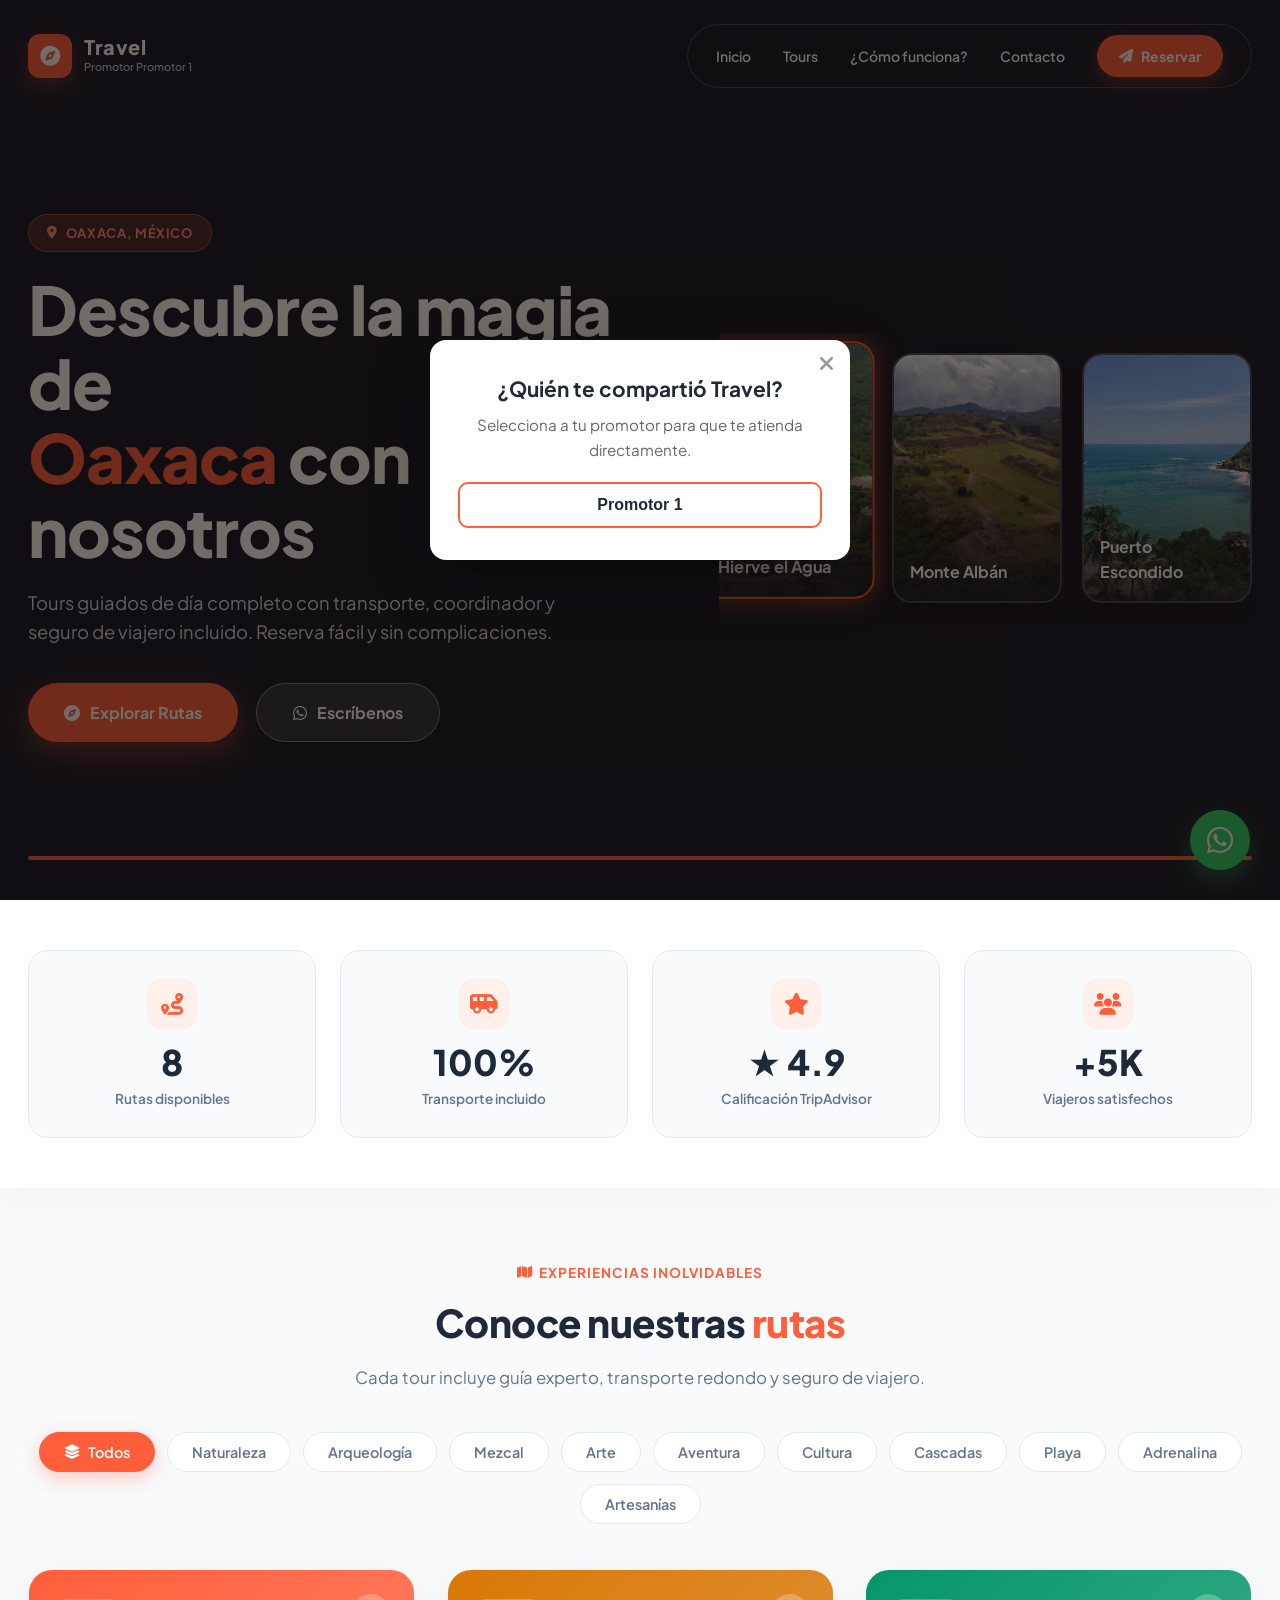
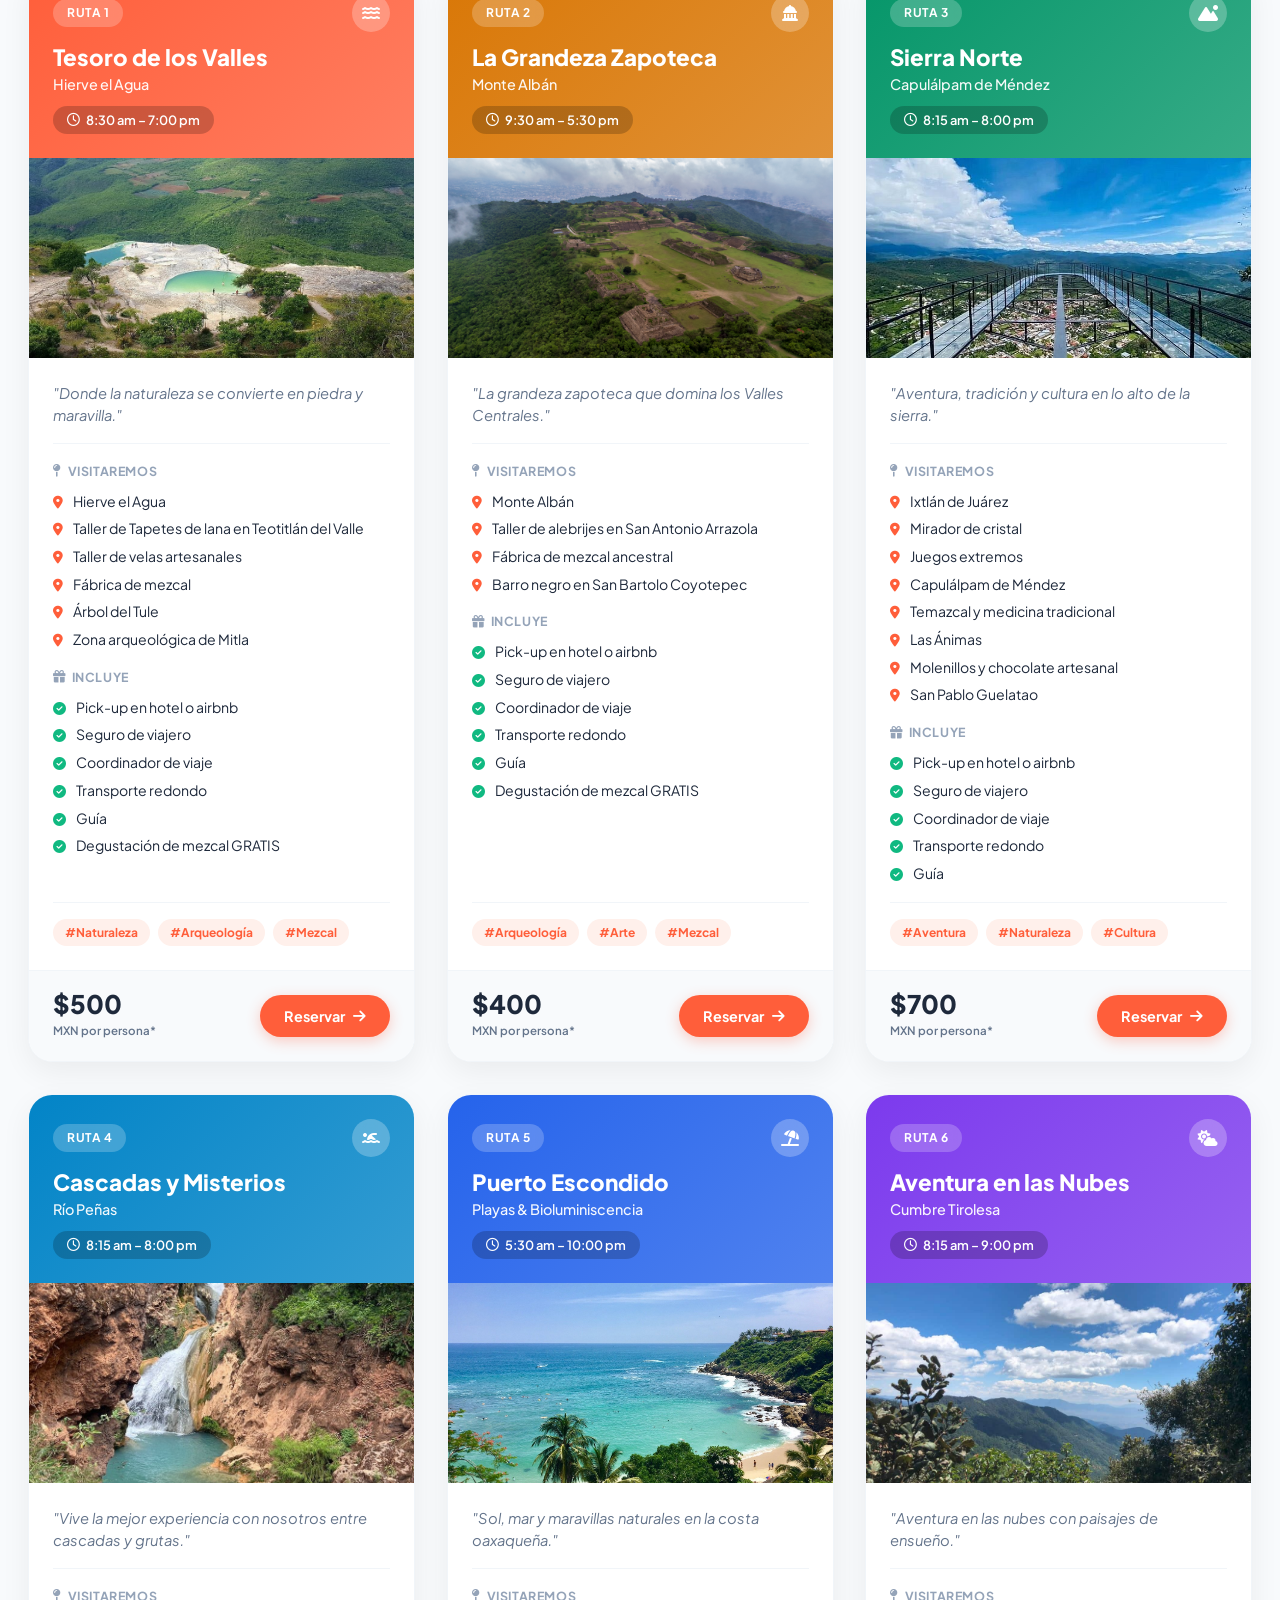
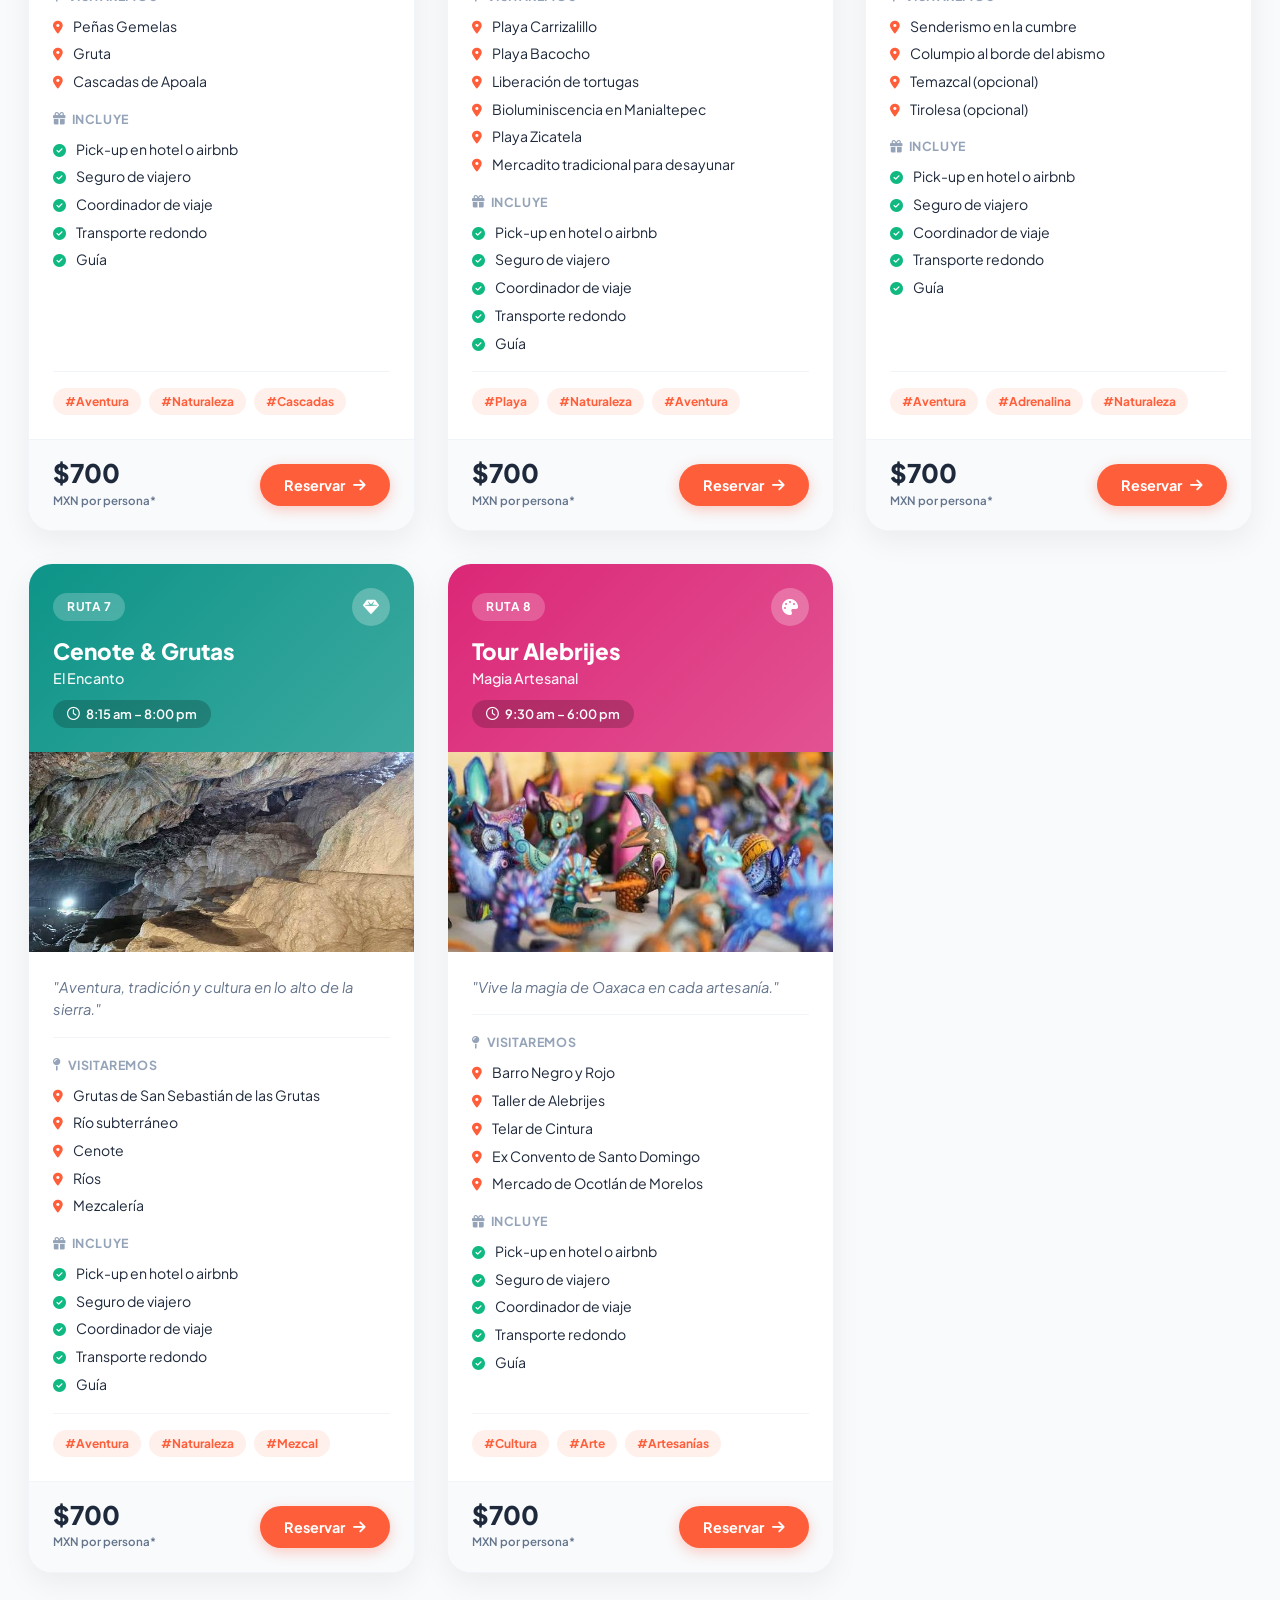
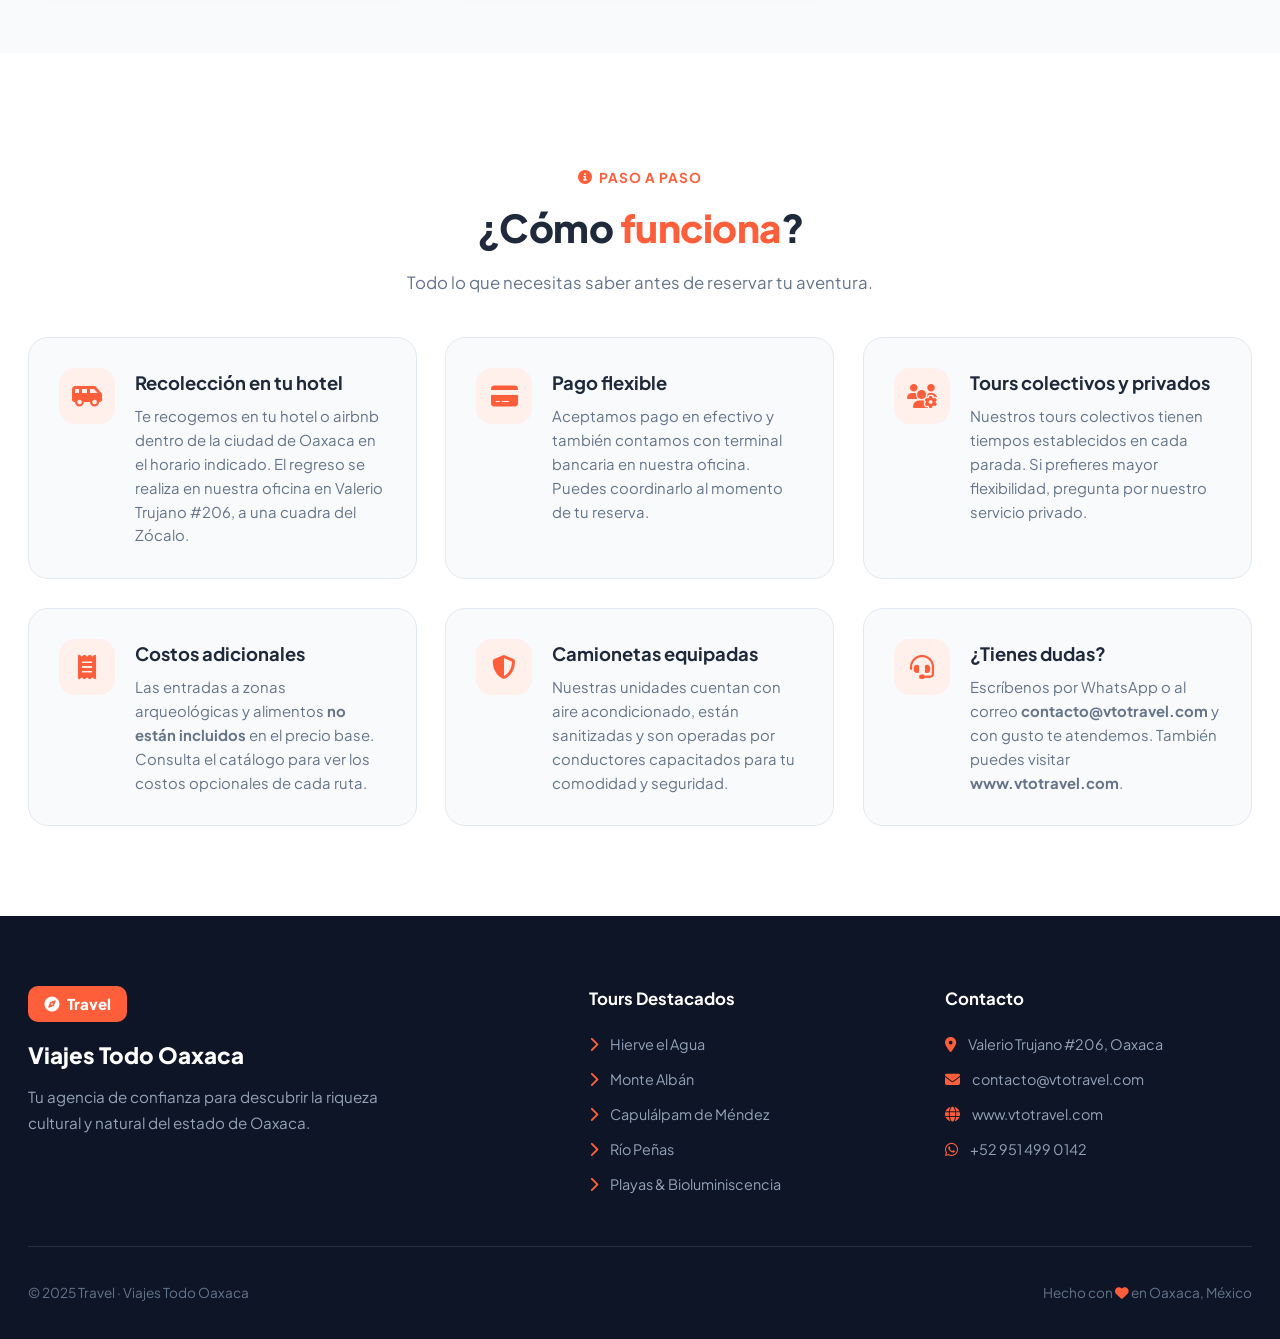
<file: index.html>
<!doctype html>
<html lang="es">
  <head>
    <meta charset="UTF-8" />
    <meta name="viewport" content="width=device-width, initial-scale=1.0" />
    <title>Travel — Viajes Todo Oaxaca</title>
    <meta
      name="description"
      id="meta-descripcion"
      content="Tours de día completo por Oaxaca con guía, transporte y seguro incluido. Hierve el Agua, Monte Albán, Sierra Norte, Puerto Escondido y más."
    />
    <!-- Font Awesome CDN para íconos vectoriales -->
    <link
      rel="stylesheet"
      href="https://cdnjs.cloudflare.com/ajax/libs/font-awesome/6.4.0/css/all.min.css"
    />
    <link rel="stylesheet" href="css/estilos.css" />
    <link rel="stylesheet" href="css/selector-promotor.css" />
    <link rel="stylesheet" href="css/tour-cards-foto.css" />
  </head>
  <body>
    <!-- ═══════════════════════════════════════════
       NAVBAR
  ═══════════════════════════════════════════ -->
    <nav class="navbar" role="navigation" aria-label="Navegación principal">
      <div class="navbar__inner">
        <a href="#inicio" class="navbar__logo" aria-label="VTO Travel inicio">
          <div class="navbar__logo-badge"><i class="fa-solid fa-compass"></i></div>
          <div class="navbar__logo-text">
            <span class="brand-title">Travel</span>
            <span class="navbar__logo-subtext" id="promotor-nombre">Promotor 1</span>
          </div>
        </a>

        <ul class="navbar__links" role="list">
          <li><a href="#inicio">Inicio</a></li>
          <li><a href="#tours">Tours</a></li>
          <li><a href="#info">¿Cómo funciona?</a></li>
          <li><a href="#contacto">Contacto</a></li>
          <li><a href="#tours" class="btn-nav-reservar"><i class="fa-solid fa-paper-plane"></i> Reservar</a></li>
        </ul>
      </div>
    </nav>

    <!-- ═══════════════════════════════════════════
       HERO (Inspirado en diseño con Carrusel Naranja Automático)
  ═══════════════════════════════════════════ -->
    <section class="hero-carousel-section" id="inicio" aria-label="Bienvenida">
      <div class="hero__bg-slider">
        <div class="hero__bg-slide active" style="background-image: url('https://images.unsplash.com/photo-1507525428034-b723cf961d3e?auto=format&fit=crop&w=1920&q=80')"></div>
        <div class="hero__bg-slide" style="background-image: url('images/tours/tour-1.jpg')"></div>
        <div class="hero__bg-slide" style="background-image: url('images/tours/tour-2.jpg')"></div>
        <div class="hero__bg-slide" style="background-image: url('images/tours/tour-5.jpg')"></div>
      </div>
      <div class="hero__overlay"></div>

      <div class="hero__inner">
        <div class="hero__content">
          <span class="hero__badge"><i class="fa-solid fa-location-dot"></i> Oaxaca, México</span>
          <h1 class="hero__title">
            Descubre la magia de<br />
            <span class="highlight">Oaxaca</span> con nosotros
          </h1>
          <p class="hero__subtitle">
            Tours guiados de día completo con transporte, coordinador y seguro de
            viajero incluido. Reserva fácil y sin complicaciones.
          </p>
          <div class="hero__actions">
            <a href="#tours" class="hero__btn">
              <i class="fa-solid fa-compass"></i> Explorar Rutas
            </a>
            <a
              href="https://wa.me/529514990142"
              target="_blank"
              rel="noopener"
              class="hero__btn hero__btn--outline"
            >
              <i class="fa-brands fa-whatsapp"></i> Escríbenos
            </a>
          </div>
        </div>

        <!-- Carrusel lateral de destacadas -->
        <div class="hero__cards-wrapper">
          <div class="hero__cards-container" id="hero-carousel-cards">
            <!-- Se dinamiza o precarga por JS -->
            <div class="hero-mini-card active" onclick="seleccionarSlideHero(0)">
              <div class="hero-mini-card__img" style="background-image: url('images/tours/tour-1.jpg')"></div>
              <div class="hero-mini-card__overlay"></div>
              <div class="hero-mini-card__title">Hierve el Agua</div>
            </div>
            <div class="hero-mini-card" onclick="seleccionarSlideHero(1)">
              <div class="hero-mini-card__img" style="background-image: url('images/tours/tour-2.jpg')"></div>
              <div class="hero-mini-card__overlay"></div>
              <div class="hero-mini-card__title">Monte Albán</div>
            </div>
            <div class="hero-mini-card" onclick="seleccionarSlideHero(2)">
              <div class="hero-mini-card__img" style="background-image: url('images/tours/tour-5.jpg')"></div>
              <div class="hero-mini-card__overlay"></div>
              <div class="hero-mini-card__title">Puerto Escondido</div>
            </div>
          </div>
        </div>
      </div>

      <!-- Barra de controles inferior del Hero estilo plantilla -->
      <div class="hero__controls-bar">
        <div class="hero__progress-bar">
          <div class="hero__progress-fill" id="hero-progress-fill"></div>
        </div>
      </div>
    </section>

    <!-- ═══════════════════════════════════════════
       ESTADÍSTICAS
  ═══════════════════════════════════════════ -->
    <section class="stats-section reveal" aria-label="Estadísticas">
      <div class="stats-section__inner">
        <div class="stats-grid">
          <div class="stat-card">
            <div class="stat-card__icon"><i class="fa-solid fa-route"></i></div>
            <div class="stat-number" data-stat="0">8</div>
            <div class="stat-label" data-stat-label="0">Rutas disponibles</div>
          </div>
          <div class="stat-card">
            <div class="stat-card__icon"><i class="fa-solid fa-van-shuttle"></i></div>
            <div class="stat-number" data-stat="1">100%</div>
            <div class="stat-label" data-stat-label="1">Transporte incluido</div>
          </div>
          <div class="stat-card">
            <div class="stat-card__icon"><i class="fa-solid fa-star"></i></div>
            <div class="stat-number" data-stat="2">★ 4.9</div>
            <div class="stat-label" data-stat-label="2">Calificación TripAdvisor</div>
          </div>
          <div class="stat-card">
            <div class="stat-card__icon"><i class="fa-solid fa-users"></i></div>
            <div class="stat-number" data-stat="3">+5K</div>
            <div class="stat-label" data-stat-label="3">Viajeros satisfechos</div>
          </div>
        </div>
      </div>
    </section>

    <!-- ═══════════════════════════════════════════
       TOURS
  ═══════════════════════════════════════════ -->
    <section class="tours-section" id="tours" aria-label="Catálogo de tours">
      <div class="section-header reveal">
        <span class="section-subtitle"><i class="fa-solid fa-map"></i> Experiencias Inolvidables</span>
        <h2>Conoce nuestras <span class="highlight-text">rutas</span></h2>
        <p>
          Cada tour incluye guía experto, transporte redondo y seguro de
          viajero.
        </p>
      </div>

      <div
        class="tours-filtros reveal"
        id="filtros-container"
        role="group"
        aria-label="Filtrar por categoría"
      >
        <!-- Se genera desde tours-render.js -->
      </div>

      <div
        class="tours-grid reveal"
        id="tours-grid"
        role="list"
        aria-label="Lista de tours"
      >
        <!-- Se genera desde tours-render.js -->
      </div>
    </section>

    <!-- ═══════════════════════════════════════════
       INFORMACIÓN IMPORTANTE (CÓMO FUNCIONA)
  ═══════════════════════════════════════════ -->
    <section class="info-section" id="info" aria-label="Información importante">
      <div class="info-section__inner">
        <div class="section-header reveal">
          <span class="section-subtitle"><i class="fa-solid fa-circle-info"></i> Paso a Paso</span>
          <h2>¿Cómo <span class="highlight-text">funciona</span>?</h2>
          <p>Todo lo que necesitas saber antes de reservar tu aventura.</p>
        </div>

        <div class="info-grid">
          <div class="info-card reveal">
            <div class="info-card__icon-wrapper">
              <i class="fa-solid fa-van-shuttle"></i>
            </div>
            <div class="info-card__content">
              <h3>Recolección en tu hotel</h3>
              <p>
                Te recogemos en tu hotel o airbnb dentro de la ciudad de Oaxaca en
                el horario indicado. El regreso se realiza en nuestra oficina en
                <span data-oficina-larga
                  >Valerio Trujano #206, a una cuadra del Zócalo</span
                >.
              </p>
            </div>
          </div>

          <div class="info-card reveal">
            <div class="info-card__icon-wrapper">
              <i class="fa-solid fa-credit-card"></i>
            </div>
            <div class="info-card__content">
              <h3>Pago flexible</h3>
              <p>
                Aceptamos pago en efectivo y también contamos con terminal
                bancaria en nuestra oficina. Puedes coordinarlo al momento de tu
                reserva.
              </p>
            </div>
          </div>

          <div class="info-card reveal">
            <div class="info-card__icon-wrapper">
              <i class="fa-solid fa-users-gear"></i>
            </div>
            <div class="info-card__content">
              <h3>Tours colectivos y privados</h3>
              <p>
                Nuestros tours colectivos tienen tiempos establecidos en cada
                parada. Si prefieres mayor flexibilidad, pregunta por nuestro
                servicio privado.
              </p>
            </div>
          </div>

          <div class="info-card reveal">
            <div class="info-card__icon-wrapper">
              <i class="fa-solid fa-receipt"></i>
            </div>
            <div class="info-card__content">
              <h3>Costos adicionales</h3>
              <p>
                Las entradas a zonas arqueológicas y alimentos
                <strong>no están incluidos</strong>
                en el precio base. Consulta el catálogo para ver los costos
                opcionales de cada ruta.
              </p>
            </div>
          </div>

          <div class="info-card reveal">
            <div class="info-card__icon-wrapper">
              <i class="fa-solid fa-shield-halved"></i>
            </div>
            <div class="info-card__content">
              <h3>Camionetas equipadas</h3>
              <p>
                Nuestras unidades cuentan con aire acondicionado, están
                sanitizadas y son operadas por conductores capacitados para tu
                comodidad y seguridad.
              </p>
            </div>
          </div>

          <div class="info-card reveal">
            <div class="info-card__icon-wrapper">
              <i class="fa-solid fa-headset"></i>
            </div>
            <div class="info-card__content">
              <h3>¿Tienes dudas?</h3>
              <p>
                Escríbenos por WhatsApp o al correo
                <strong data-email>contacto@travel.com</strong> y con gusto te
                atendemos. También puedes visitar
                <strong data-sitio-web>www.travel.com</strong>.
              </p>
            </div>
          </div>
        </div>
      </div>
    </section>

    <!-- ═══════════════════════════════════════════
       FOOTER
  ═══════════════════════════════════════════ -->
    <footer id="contacto" aria-label="Pie de página">
      <div class="footer__inner">
        <div class="footer__top">
          <div class="footer__brand">
            <div class="footer__logo-badge"><i class="fa-solid fa-compass"></i>Travel</div>
            <h3>Viajes Todo Oaxaca</h3>
            <p>
              Tu agencia de confianza para descubrir la riqueza cultural y natural del estado de Oaxaca.
            </p>
          </div>

          <div class="footer__col">
            <h4>Tours Destacados</h4>
            <ul id="footer-tours-lista">
              <!-- Se genera desde main.js -->
            </ul>
          </div>

          <div class="footer__col">
            <h4>Contacto</h4>
            <ul class="footer-contacto-list">
              <li>
                <i class="fa-solid fa-location-dot"></i>
                <span data-oficina-corta>Valerio Trujano #206, Oaxaca</span>
              </li>
              <li>
                <i class="fa-solid fa-envelope"></i>
                <a href="mailto:contacto@vtotravel.com" data-email>contacto@travel.com</a>
              </li>
              <li>
                <i class="fa-solid fa-globe"></i>
                <a href="https://www.vtotravel.com" target="_blank" rel="noopener" data-sitio-web>www.travel.com</a>
              </li>
              <li>
                <i class="fa-brands fa-whatsapp"></i>
                <a href="https://wa.me/529514990142" target="_blank" rel="noopener">+52 951 499 0142</a>
              </li>
            </ul>
          </div>
        </div>

        <div class="footer__bottom">
          <span id="footer-anio-marca">© 2025 Travel · Viajes Todo Oaxaca</span>
          <span>Hecho con <i class="fa-solid fa-heart" style="color: #ff5e3a;"></i> en Oaxaca, México</span>
        </div>
      </div>
    </footer>

    <!-- ═══════════════════════════════════════════
       SELECTOR DE PROMOTOR
  ═══════════════════════════════════════════ -->
    <div id="selector-promotor-overlay" class="selector-promotor-overlay"></div>

    <!-- ═══════════════════════════════════════════
       MODAL DE RESERVA
  ═══════════════════════════════════════════ -->
    <div id="modal-reserva-container"></div>

    <!-- ═══════════════════════════════════════════
       BOTÓN FLOTANTE WHATSAPP
  ═══════════════════════════════════════════ -->
    <a
      href="https://wa.me/529514990142"
      class="whatsapp-fab"
      target="_blank"
      rel="noopener"
      aria-label="Contáctanos por WhatsApp"
    >
      <i class="fa-brands fa-whatsapp"></i>
    </a>

    <!-- ═══════════════════════════════════════════
       SCRIPTS
  ═══════════════════════════════════════════ -->
    <script src="js/constants.js"></script>
    <script src="js/promotores-data.js"></script>
    <script src="js/tours-data.js"></script>
    <script src="js/tours-render.js"></script>
    <script src="js/modal-selector-promotor.js"></script>
    <script src="js/modal-reserva.js"></script>
    <script src="js/formulario.js"></script>
    <script src="js/main.js"></script>
  </body>
</html>
</file>
<file: css/estilos.css>
@import url('https://fonts.googleapis.com/css2?family=Plus+Jakarta+Sans:wght@400;500;600;700;800&display=swap');

:root {
  --primary-orange: #ff5e3a;
  --primary-orange-hover: #e04a27;
  --primary-orange-light: #fff0eb;
  --accent-gold: #f59e0b;
  --dark-navy: #0d1527;
  --card-bg: #ffffff;
  --text-dark: #1e293b;
  --text-gray: #64748b;
  --text-light: #94a3b8;
  --bg-light: #f8fafc;
  --white: #ffffff;
  --card-shadow: 0 10px 30px rgba(0, 0, 0, 0.06);
  --card-shadow-hover: 0 22px 45px rgba(255, 94, 58, 0.15);
  --border-radius: 20px;
  --border-radius-sm: 12px;
  --transition: all 0.35s cubic-bezier(0.16, 1, 0.3, 1);
}

*,
*::before,
*::after {
  box-sizing: border-box;
  margin: 0;
  padding: 0;
}

html {
  scroll-behavior: smooth;
  font-size: 16px;
}

body {
  font-family: 'Plus Jakarta Sans', sans-serif;
  background-color: var(--bg-light);
  color: var(--text-dark);
  line-height: 1.6;
  overflow-x: hidden;
}

.highlight-text {
  color: var(--primary-orange);
}

/* ── Transiciones de Entrada (Scroll Reveal) ── */
.reveal {
  opacity: 0;
  transform: translateY(35px);
  transition: opacity 0.8s cubic-bezier(0.16, 1, 0.3, 1), transform 0.8s cubic-bezier(0.16, 1, 0.3, 1);
  will-change: opacity, transform;
}

.reveal.visible {
  opacity: 1;
  transform: translateY(0);
}

/* ── Navbar ── */
.navbar {
  position: absolute;
  top: 0;
  left: 0;
  width: 100%;
  z-index: 100;
  padding: 24px 0;
}

.navbar__inner {
  max-width: 1280px;
  margin: 0 auto;
  padding: 0 28px;
  display: flex;
  align-items: center;
  justify-content: space-between;
}

.navbar__logo {
  display: flex;
  align-items: center;
  gap: 12px;
  text-decoration: none;
}

.navbar__logo-badge {
  width: 44px;
  height: 44px;
  background: var(--primary-orange);
  color: var(--white);
  border-radius: 12px;
  display: flex;
  align-items: center;
  justify-content: center;
  font-size: 20px;
  box-shadow: 0 8px 20px rgba(255, 94, 58, 0.3);
}

.navbar__logo-text {
  display: flex;
  flex-direction: column;
}

.brand-title {
  color: var(--white);
  font-weight: 800;
  font-size: 20px;
  letter-spacing: 0.5px;
  line-height: 1.1;
}

.navbar__logo-subtext {
  color: rgba(255, 255, 255, 0.8);
  font-size: 11px;
  font-weight: 500;
}

.navbar__links {
  display: flex;
  list-style: none;
  align-items: center;
  gap: 32px;
  background: rgba(13, 21, 39, 0.45);
  backdrop-filter: blur(16px);
  -webkit-backdrop-filter: blur(16px);
  padding: 10px 28px;
  border-radius: 50px;
  border: 1px solid rgba(255, 255, 255, 0.18);
}

.navbar__links a {
  color: var(--white);
  text-decoration: none;
  font-size: 14px;
  font-weight: 600;
  transition: var(--transition);
  position: relative;
}

.navbar__links a:hover {
  color: var(--primary-orange);
}

.btn-nav-reservar {
  background: var(--primary-orange);
  color: var(--white) !important;
  padding: 10px 22px !important;
  border-radius: 50px;
  font-weight: 700 !important;
  display: inline-flex;
  align-items: center;
  gap: 8px;
  box-shadow: 0 6px 18px rgba(255, 94, 58, 0.35);
  transition: var(--transition);
}

.btn-nav-reservar:hover {
  background: var(--primary-orange-hover) !important;
  transform: translateY(-2px);
  box-shadow: 0 10px 25px rgba(255, 94, 58, 0.5);
}

/* ── Hero Carousel Section (Basado en la Imagen Adjunta) ── */
.hero-carousel-section {
  position: relative;
  min-height: 100vh;
  display: flex;
  flex-direction: column;
  justify-content: space-between;
  padding: 130px 28px 40px;
  background: var(--dark-navy);
  overflow: hidden;
}

.hero__bg-slider {
  position: absolute;
  inset: 0;
  z-index: 1;
}

.hero__bg-slide {
  position: absolute;
  inset: 0;
  background-size: cover;
  background-position: center;
  opacity: 0;
  transition: opacity 1.2s ease-in-out;
  transform: scale(1.05);
  transition: transform 6s ease, opacity 1.2s ease-in-out;
}

.hero__bg-slide.active {
  opacity: 1;
  transform: scale(1);
}

.hero__overlay {
  position: absolute;
  inset: 0;
  z-index: 2;
  background: linear-gradient(90deg, rgba(13, 21, 39, 0.88) 0%, rgba(13, 21, 39, 0.65) 50%, rgba(13, 21, 39, 0.45) 100%);
}

.hero__inner {
  position: relative;
  z-index: 10;
  max-width: 1280px;
  width: 100%;
  margin: auto;
  display: grid;
  grid-template-columns: 1.1fr 0.9fr;
  gap: 40px;
  align-items: center;
}

.hero__content {
  color: var(--white);
}

.hero__badge {
  display: inline-flex;
  align-items: center;
  gap: 8px;
  background: rgba(255, 94, 58, 0.2);
  border: 1px solid rgba(255, 94, 58, 0.5);
  color: #ff8c73;
  font-size: 13px;
  font-weight: 700;
  letter-spacing: 0.05em;
  text-transform: uppercase;
  padding: 8px 18px;
  border-radius: 50px;
  margin-bottom: 20px;
}

.hero__title {
  font-size: clamp(2.8rem, 5.5vw, 4.2rem);
  font-weight: 800;
  color: var(--white);
  line-height: 1.1;
  margin-bottom: 20px;
  letter-spacing: -1px;
}

.hero__title .highlight {
  color: var(--primary-orange);
  position: relative;
  display: inline-block;
}

.hero__subtitle {
  color: rgba(255, 255, 255, 0.85);
  font-size: 1.15rem;
  font-weight: 400;
  margin-bottom: 36px;
  max-width: 540px;
  line-height: 1.6;
}

.hero__actions {
  display: flex;
  gap: 18px;
  flex-wrap: wrap;
}

.hero__btn {
  display: inline-flex;
  align-items: center;
  gap: 10px;
  background: var(--primary-orange);
  color: var(--white);
  padding: 16px 36px;
  border-radius: 50px;
  text-decoration: none;
  font-weight: 700;
  font-size: 1rem;
  transition: var(--transition);
  box-shadow: 0 10px 28px rgba(255, 94, 58, 0.4);
  border: none;
  cursor: pointer;
}

.hero__btn:hover {
  background: var(--primary-orange-hover);
  transform: translateY(-3px);
  box-shadow: 0 15px 35px rgba(255, 94, 58, 0.55);
}

.hero__btn--outline {
  background: rgba(255, 255, 255, 0.12);
  box-shadow: none;
  border: 1.5px solid rgba(255, 255, 255, 0.35);
}

.hero__btn--outline:hover {
  background: rgba(255, 255, 255, 0.25);
  border-color: var(--white);
}

/* Carrusel de Tarjetas a la derecha en Hero */
.hero__cards-wrapper {
  display: flex;
  justify-content: flex-end;
  overflow: hidden;
  padding: 20px 0;
}

.hero__cards-container {
  display: flex;
  gap: 20px;
}

.hero-mini-card {
  position: relative;
  width: 170px;
  height: 250px;
  border-radius: 20px;
  overflow: hidden;
  cursor: pointer;
  border: 2px solid rgba(255, 255, 255, 0.2);
  transition: var(--transition);
  box-shadow: 0 15px 35px rgba(0,0,0,0.4);
  flex-shrink: 0;
}

.hero-mini-card__img {
  width: 100%;
  height: 100%;
  background-size: cover;
  background-position: center;
  transition: transform 0.6s ease;
}

.hero-mini-card__overlay {
  position: absolute;
  inset: 0;
  background: linear-gradient(180deg, transparent 40%, rgba(13, 21, 39, 0.85) 100%);
}

.hero-mini-card__title {
  position: absolute;
  bottom: 16px;
  left: 16px;
  right: 16px;
  color: var(--white);
  font-weight: 700;
  font-size: 1rem;
  z-index: 3;
}

.hero-mini-card:hover, .hero-mini-card.active {
  border-color: var(--primary-orange);
  transform: translateY(-8px) scale(1.03);
}

.hero-mini-card.active {
  box-shadow: 0 0 25px rgba(255, 94, 58, 0.6);
}

.hero-mini-card:hover .hero-mini-card__img {
  transform: scale(1.1);
}

/* Controls Bar inferior Hero */
.hero__controls-bar {
  position: relative;
  z-index: 10;
  max-width: 1280px;
  width: 100%;
  margin: 30px auto 0;
  display: flex;
  align-items: center;
  gap: 24px;
}

.hero__progress-bar {
  flex: 1;
  height: 4px;
  background: rgba(255, 255, 255, 0.2);
  border-radius: 4px;
  overflow: hidden;
}

.hero__progress-fill {
  height: 100%;
  width: 0%;
  background: var(--primary-orange);
  border-radius: 4px;
  transition: width 0.1s linear;
}

.hero__nav-arrows {
  display: flex;
  gap: 12px;
}

.hero__arrow-btn {
  width: 44px;
  height: 44px;
  border-radius: 50%;
  background: rgba(255, 255, 255, 0.15);
  border: 1px solid rgba(255, 255, 255, 0.3);
  color: var(--white);
  display: flex;
  align-items: center;
  justify-content: center;
  cursor: pointer;
  font-size: 16px;
  transition: var(--transition);
}

.hero__arrow-btn:hover {
  background: var(--primary-orange);
  border-color: var(--primary-orange);
  transform: scale(1.1);
}

.hero__counter {
  color: var(--white);
  font-weight: 800;
  font-size: 1.5rem;
  letter-spacing: 1px;
}

/* ── Estadísticas ── */
.stats-section {
  padding: 50px 28px;
  background: var(--white);
  box-shadow: 0 10px 30px rgba(0,0,0,0.03);
  position: relative;
  z-index: 20;
}

.stats-section__inner {
  max-width: 1280px;
  margin: 0 auto;
}

.stats-grid {
  display: grid;
  grid-template-columns: repeat(auto-fit, minmax(220px, 1fr));
  gap: 24px;
}

.stat-card {
  background: var(--bg-light);
  border-radius: var(--border-radius);
  padding: 28px 20px;
  text-align: center;
  transition: var(--transition);
  border: 1px solid #e2e8f0;
}

.stat-card:hover {
  transform: translateY(-6px);
  background: var(--white);
  border-color: var(--primary-orange);
  box-shadow: var(--card-shadow-hover);
}

.stat-card__icon {
  width: 50px;
  height: 50px;
  background: var(--primary-orange-light);
  color: var(--primary-orange);
  border-radius: 14px;
  display: flex;
  align-items: center;
  justify-content: center;
  font-size: 22px;
  margin: 0 auto 14px;
}

.stat-number {
  font-size: 2.2rem;
  font-weight: 800;
  color: var(--text-dark);
  line-height: 1.1;
}

.stat-label {
  font-size: 0.85rem;
  font-weight: 600;
  color: var(--text-gray);
  margin-top: 6px;
}

/* ── Headers de Sección ── */
.section-header {
  text-align: center;
  max-width: 650px;
  margin: 70px auto 40px;
  padding: 0 20px;
}

.section-subtitle {
  display: inline-flex;
  align-items: center;
  gap: 6px;
  color: var(--primary-orange);
  font-size: 0.85rem;
  font-weight: 700;
  text-transform: uppercase;
  letter-spacing: 1px;
  margin-bottom: 8px;
}

.section-header h2 {
  font-size: 2.4rem;
  font-weight: 800;
  color: var(--text-dark);
  margin-bottom: 12px;
  letter-spacing: -0.5px;
}

.section-header p {
  color: var(--text-gray);
  font-size: 1.05rem;
}

/* ── Filtros ── */
.tours-filtros {
  display: flex;
  flex-wrap: wrap;
  justify-content: center;
  gap: 12px;
  margin-bottom: 45px;
}

.filtro-btn {
  background: var(--white);
  border: 1.5px solid #e2e8f0;
  padding: 10px 24px;
  border-radius: 50px;
  font-family: inherit;
  font-weight: 600;
  font-size: 0.9rem;
  color: var(--text-gray);
  cursor: pointer;
  transition: var(--transition);
  display: inline-flex;
  align-items: center;
  gap: 8px;
}

.filtro-btn:hover {
  border-color: var(--primary-orange);
  color: var(--primary-orange);
}

.filtro-btn.activo {
  background: var(--primary-orange);
  border-color: var(--primary-orange);
  color: var(--white);
  box-shadow: 0 6px 18px rgba(255, 94, 58, 0.3);
}

/* ── Grid de Tours y Card Mejorada ── */
.tours-section {
  max-width: 1280px;
  margin: 0 auto;
  padding: 0 28px 80px;
}

.tours-grid {
  display: grid;
  grid-template-columns: repeat(auto-fill, minmax(360px, 1fr));
  gap: 32px;
}

.tour-card {
  background: var(--white);
  border-radius: 24px;
  overflow: hidden;
  box-shadow: var(--card-shadow);
  transition: var(--transition);
  display: flex;
  flex-direction: column;
  border: 1px solid #f1f5f9;
  position: relative;
}

.tour-card:hover {
  transform: translateY(-10px);
  box-shadow: var(--card-shadow-hover);
  border-color: rgba(255, 94, 58, 0.3);
}

.tour-card__header-bg {
  padding: 24px;
  color: var(--white);
  position: relative;
}

.tour-card__top-bar {
  display: flex;
  align-items: center;
  justify-content: space-between;
  margin-bottom: 12px;
}

.tour-card__ruta-badge {
  background: rgba(255, 255, 255, 0.22);
  backdrop-filter: blur(8px);
  padding: 4px 14px;
  border-radius: 50px;
  font-size: 0.75rem;
  font-weight: 700;
  letter-spacing: 0.5px;
  text-transform: uppercase;
}

.tour-card__icon-badge {
  width: 38px;
  height: 38px;
  background: rgba(255, 255, 255, 0.25);
  backdrop-filter: blur(8px);
  border-radius: 50%;
  display: flex;
  align-items: center;
  justify-content: center;
  font-size: 16px;
}

.tour-card__nombre {
  font-size: 1.4rem;
  font-weight: 800;
  margin-bottom: 2px;
  line-height: 1.2;
}

.tour-card__subtitulo {
  font-size: 0.9rem;
  opacity: 0.95;
  font-weight: 500;
}

.tour-card__horario {
  display: inline-flex;
  align-items: center;
  gap: 6px;
  margin-top: 10px;
  font-size: 0.8rem;
  background: rgba(0, 0, 0, 0.2);
  padding: 4px 14px;
  border-radius: 50px;
  font-weight: 600;
}

.tour-card__foto {
  width: 100%;
  height: 200px;
  overflow: hidden;
  position: relative;
  background: #e2e8f0;
}

.tour-card__foto img {
  width: 100%;
  height: 100%;
  object-fit: cover;
  transition: transform 0.6s ease;
}

.tour-card:hover .tour-card__foto img {
  transform: scale(1.08);
}

.tour-card__body {
  padding: 24px;
  flex: 1;
  display: flex;
  flex-direction: column;
}

.tour-card__descripcion {
  color: var(--text-gray);
  font-size: 0.92rem;
  font-style: italic;
  margin-bottom: 18px;
  padding-bottom: 16px;
  border-bottom: 1px solid #f1f5f9;
  line-height: 1.5;
}

.tour-card__section-title {
  font-size: 0.78rem;
  font-weight: 700;
  text-transform: uppercase;
  color: var(--text-light);
  letter-spacing: 0.6px;
  margin-bottom: 10px;
  display: flex;
  align-items: center;
  gap: 6px;
}

.tour-card__lugares ul,
.tour-card__incluye ul {
  list-style: none;
  display: flex;
  flex-direction: column;
  gap: 8px;
  margin-bottom: 18px;
}

.tour-card__lugares li,
.tour-card__incluye li {
  font-size: 0.88rem;
  color: var(--text-dark);
  display: flex;
  align-items: flex-start;
  gap: 10px;
  line-height: 1.4;
}

.tour-card__lugares li i {
  color: var(--primary-orange);
  font-size: 13px;
  margin-top: 4px;
}

.tour-card__incluye li i {
  color: #10b981;
  font-size: 13px;
  margin-top: 4px;
}

.tour-card__tags {
  display: flex;
  flex-wrap: wrap;
  gap: 8px;
  margin-top: auto;
  padding-top: 16px;
  border-top: 1px solid #f1f5f9;
}

.tour-card__tags .tag {
  background: var(--primary-orange-light);
  color: var(--primary-orange);
  padding: 4px 12px;
  border-radius: 50px;
  font-size: 0.75rem;
  font-weight: 700;
}

.tour-card__footer {
  padding: 20px 24px;
  display: flex;
  align-items: center;
  justify-content: space-between;
  background: #f8fafc;
  border-top: 1px solid #f1f5f9;
}

.tour-card__precio-monto {
  font-size: 1.6rem;
  font-weight: 800;
  color: var(--text-dark);
  line-height: 1;
}

.tour-card__precio-label {
  display: block;
  font-size: 0.72rem;
  color: var(--text-gray);
  font-weight: 600;
  margin-top: 2px;
}

.btn--reservar {
  background: var(--primary-orange);
  color: var(--white);
  border: none;
  padding: 12px 24px;
  border-radius: 50px;
  font-weight: 700;
  font-size: 0.9rem;
  cursor: pointer;
  transition: var(--transition);
  font-family: inherit;
  display: inline-flex;
  align-items: center;
  gap: 8px;
  box-shadow: 0 4px 14px rgba(255, 94, 58, 0.3);
}

.btn--reservar:hover {
  background: var(--primary-orange-hover);
  transform: translateY(-2px);
  box-shadow: 0 8px 20px rgba(255, 94, 58, 0.45);
}

/* ── Info Cards ("¿Cómo funciona?") ── */
.info-section {
  background: var(--white);
  padding: 40px 28px 90px;
}

.info-section__inner {
  max-width: 1280px;
  margin: 0 auto;
}

.info-grid {
  display: grid;
  grid-template-columns: repeat(auto-fit, minmax(340px, 1fr));
  gap: 28px;
}

.info-card {
  background: var(--bg-light);
  border-radius: 20px;
  padding: 30px;
  border: 1px solid #e2e8f0;
  transition: var(--transition);
  display: flex;
  gap: 20px;
  align-items: flex-start;
}

.info-card:hover {
  transform: translateY(-6px);
  background: var(--white);
  border-color: var(--primary-orange);
  box-shadow: var(--card-shadow-hover);
}

.info-card__icon-wrapper {
  width: 56px;
  height: 56px;
  min-width: 56px;
  background: var(--primary-orange-light);
  color: var(--primary-orange);
  border-radius: 16px;
  display: flex;
  align-items: center;
  justify-content: center;
  font-size: 24px;
  transition: var(--transition);
}

.info-card:hover .info-card__icon-wrapper {
  background: var(--primary-orange);
  color: var(--white);
  transform: scale(1.08);
}

.info-card__content h3 {
  font-size: 1.15rem;
  font-weight: 700;
  color: var(--text-dark);
  margin-bottom: 8px;
}

.info-card__content p {
  font-size: 0.93rem;
  color: var(--text-gray);
  line-height: 1.6;
}

/* ── Footer ── */
footer {
  background: var(--dark-navy);
  color: #94a3b8;
  padding: 70px 28px 35px;
}

.footer__inner {
  max-width: 1280px;
  margin: 0 auto;
}

.footer__top {
  display: grid;
  grid-template-columns: 2fr 1.2fr 1.2fr;
  gap: 50px;
  padding-bottom: 50px;
  border-bottom: 1px solid rgba(255, 255, 255, 0.1);
}

.footer__logo-badge {
  display: inline-flex;
  align-items: center;
  gap: 8px;
  background: var(--primary-orange);
  color: var(--white);
  font-weight: 800;
  padding: 6px 16px;
  border-radius: 10px;
  font-size: 15px;
  margin-bottom: 16px;
}

.footer__brand h3 {
  color: var(--white);
  font-size: 1.4rem;
  margin-bottom: 10px;
  font-weight: 800;
}

.footer__brand p {
  font-size: 0.95rem;
  line-height: 1.7;
  max-width: 360px;
}

.footer__col h4 {
  color: var(--white);
  font-size: 1.05rem;
  font-weight: 700;
  margin-bottom: 20px;
}

.footer__col ul {
  list-style: none;
  display: flex;
  flex-direction: column;
  gap: 12px;
}

.footer__col li {
  font-size: 0.9rem;
  display: flex;
  align-items: center;
  gap: 12px;
}

.footer__col li i {
  color: var(--primary-orange);
  font-size: 15px;
}

.footer__col a {
  color: inherit;
  text-decoration: none;
  transition: var(--transition);
}

.footer__col a:hover {
  color: var(--white);
}

.footer__bottom {
  display: flex;
  justify-content: space-between;
  align-items: center;
  padding-top: 35px;
  font-size: 0.85rem;
  color: #64748b;
}

/* ── WhatsApp FAB ── */
.whatsapp-fab {
  position: fixed;
  bottom: 30px;
  right: 30px;
  width: 60px;
  height: 60px;
  background: #25d366;
  color: var(--white);
  border-radius: 50%;
  display: flex;
  align-items: center;
  justify-content: center;
  font-size: 30px;
  box-shadow: 0 10px 25px rgba(37, 211, 102, 0.4);
  text-decoration: none;
  z-index: 99;
  transition: var(--transition);
}

.whatsapp-fab:hover {
  transform: scale(1.1) rotate(-5deg);
  box-shadow: 0 14px 35px rgba(37, 211, 102, 0.55);
}

/* ── Formulario Modal Rediseñado ── */
.modal-overlay {
  display: none;
  position: fixed;
  inset: 0;
  background: rgba(13, 21, 39, 0.7);
  backdrop-filter: blur(8px);
  z-index: 9998;
  align-items: center;
  justify-content: center;
  padding: 20px;
}

.modal-overlay.activo {
  display: flex;
}

.modal {
  background: var(--white);
  border-radius: 28px;
  max-width: 580px;
  width: 100%;
  max-height: 92vh;
  overflow-y: auto;
  box-shadow: 0 30px 90px rgba(0, 0, 0, 0.3);
  animation: modalFadeIn 0.35s cubic-bezier(0.16, 1, 0.3, 1);
}

@keyframes modalFadeIn {
  from {
    opacity: 0;
    transform: translateY(30px) scale(0.95);
  }
  to {
    opacity: 1;
    transform: translateY(0) scale(1);
  }
}

.modal__header {
  position: relative;
  padding: 30px 36px 24px;
  color: var(--white);
  border-radius: 28px 28px 0 0;
}

.modal__header h2 {
  font-size: 1.4rem;
  font-weight: 800;
  margin-bottom: 4px;
}

.modal__header p {
  font-size: 0.88rem;
  opacity: 0.9;
  margin: 0;
}

.modal__close {
  position: absolute;
  top: 20px;
  right: 20px;
  background: rgba(255, 255, 255, 0.2);
  border: none;
  color: var(--white);
  width: 36px;
  height: 36px;
  border-radius: 50%;
  font-size: 1.1rem;
  cursor: pointer;
  display: flex;
  align-items: center;
  justify-content: center;
  transition: var(--transition);
}

.modal__close:hover {
  background: rgba(255, 255, 255, 0.35);
  transform: rotate(90deg);
}

.modal__body {
  padding: 28px 36px 16px;
}

.tour-resumen {
  background: #f8fafc;
  border-radius: 16px;
  padding: 16px 20px;
  margin-bottom: 24px;
  border-left: 5px solid var(--primary-orange);
  display: flex;
  align-items: center;
  gap: 16px;
}

.tour-resumen__icon {
  width: 44px;
  height: 44px;
  background: var(--primary-orange-light);
  color: var(--primary-orange);
  border-radius: 12px;
  display: flex;
  align-items: center;
  justify-content: center;
  font-size: 20px;
}

.tour-resumen__info h3 {
  font-size: 1.05rem;
  font-weight: 800;
  color: var(--text-dark);
  margin-bottom: 2px;
}

.tour-resumen__info p {
  font-size: 0.82rem;
  color: var(--text-gray);
  margin: 0;
}

.form-group {
  margin-bottom: 20px;
}

.form-group label {
  display: block;
  font-size: 0.88rem;
  font-weight: 700;
  color: var(--text-dark);
  margin-bottom: 8px;
}

.form-group label .req {
  color: var(--primary-orange);
}

.input-with-icon {
  position: relative;
}

.input-with-icon i {
  position: absolute;
  left: 16px;
  top: 50%;
  transform: translateY(-50%);
  color: var(--text-light);
  font-size: 16px;
}

.input-with-icon .form-control {
  padding-left: 46px;
}

.form-control {
  width: 100%;
  padding: 14px 18px;
  border: 1.5px solid #e2e8f0;
  border-radius: 14px;
  font-size: 0.92rem;
  font-family: inherit;
  color: var(--text-dark);
  background: var(--white);
  transition: var(--transition);
}

.form-control:focus {
  outline: none;
  border-color: var(--primary-orange);
  box-shadow: 0 0 0 4px rgba(255, 94, 58, 0.12);
}

.form-control.error {
  border-color: #ef4444;
  box-shadow: 0 0 0 4px rgba(239, 68, 68, 0.1);
}

.radio-cards-grid {
  display: grid;
  grid-template-columns: 1fr 1fr;
  gap: 12px;
}

.radio-card {
  position: relative;
  background: #f8fafc;
  border: 1.5px solid #e2e8f0;
  border-radius: 14px;
  padding: 14px;
  cursor: pointer;
  transition: var(--transition);
  display: flex;
  align-items: center;
  gap: 10px;
  font-size: 0.85rem;
  font-weight: 600;
  color: var(--text-dark);
}

.radio-card input {
  position: absolute;
  opacity: 0;
}

.radio-card i {
  font-size: 18px;
  color: var(--text-gray);
  transition: var(--transition);
}

.radio-card.active, .radio-card:has(input:checked) {
  border-color: var(--primary-orange);
  background: var(--primary-orange-light);
  color: var(--primary-orange);
}

.radio-card.active i, .radio-card:has(input:checked) i {
  color: var(--primary-orange);
}

#campo-hotel {
  display: none;
  margin-top: 12px;
}

#campo-hotel.visible {
  display: block;
}

.error-msg {
  display: none;
  font-size: 0.78rem;
  color: #ef4444;
  margin-top: 6px;
  font-weight: 600;
}

.error-msg.visible {
  display: block;
}

.modal__footer {
  padding: 16px 36px 32px;
  display: flex;
  flex-direction: column;
  gap: 12px;
}

.btn--whatsapp {
  display: flex;
  align-items: center;
  justify-content: center;
  gap: 10px;
  background: #25d366;
  color: var(--white);
  border: none;
  padding: 16px 24px;
  border-radius: 14px;
  font-size: 1.05rem;
  font-weight: 700;
  font-family: inherit;
  cursor: pointer;
  transition: var(--transition);
  box-shadow: 0 8px 20px rgba(37, 211, 102, 0.3);
}

.btn--whatsapp:hover {
  background: #1da851;
  transform: translateY(-2px);
  box-shadow: 0 12px 28px rgba(37, 211, 102, 0.45);
}

.btn--cancelar {
  background: transparent;
  color: var(--text-gray);
  border: none;
  padding: 10px;
  font-size: 0.9rem;
  font-weight: 600;
  font-family: inherit;
  cursor: pointer;
  transition: var(--transition);
}

.btn--cancelar:hover {
  color: var(--text-dark);
}

/* ── Responsive ── */
@media (max-width: 992px) {
  .hero__inner {
    grid-template-columns: 1fr;
    gap: 30px;
  }
  .hero__cards-wrapper {
    justify-content: center;
  }
  .footer__top {
    grid-template-columns: 1fr 1fr;
  }
}

@media (max-width: 768px) {
  .navbar__links {
    display: none;
  }
  .tours-grid {
    grid-template-columns: 1fr;
  }
  .info-grid {
    grid-template-columns: 1fr;
  }
  .radio-cards-grid {
    grid-template-columns: 1fr;
  }
  .footer__top {
    grid-template-columns: 1fr;
  }
}

@media (max-width: 768px) {
  .reveal {
    opacity: 1 !important;
    transform: none !important;
  }
}
</file>
<file: css/selector-promotor.css>
/* ============================================================
   VTO Travel — Selector de Promotor
============================================================ */

.selector-promotor-overlay {
  --selector-color-acento: #ff5e3a;
  --selector-color-texto: #1e293b;

  display: none;
  position: fixed;
  inset: 0;
  background: rgba(20, 10, 5, 0.6);
  z-index: 9999;
  align-items: center;
  justify-content: center;
  padding: 20px;
}

.selector-promotor-overlay.activo {
  display: flex;
}

.selector-promotor {
  position: relative;
  background: #fff;
  border-radius: 16px;
  max-width: 420px;
  width: 100%;
  padding: 32px 28px;
  text-align: center;
  box-shadow: 0 20px 60px rgba(0, 0, 0, 0.3);
}

.selector-promotor h2 {
  margin: 0 0 8px;
  font-size: 1.3rem;
  color: var(--text-dark);
}

.selector-promotor p {
  margin: 0 0 20px;
  color: #666;
  font-size: 0.95rem;
}

.selector-promotor__lista {
  display: flex;
  flex-direction: column;
  gap: 10px;
}

.selector-promotor__btn {
  border: 2px solid var(--selector-color-acento);
  background: #fff;
  color: var(--selector-color-texto);
  font-weight: 600;
  padding: 12px 16px;
  border-radius: 10px;
  cursor: pointer;
  font-size: 1rem;
  transition: background 0.15s, color 0.15s;
}

.selector-promotor__btn:hover {
  background: var(--selector-color-acento);
  color: #fff;
}

#selector-promotor-cerrar {
  position: absolute;
  top: 12px;
  right: 16px;
  border: none;
  background: none;
  font-size: 1.3rem;
  cursor: pointer;
  color: #999;
  transition: var(--transition);
}

#selector-promotor-cerrar:hover {
  color: var(--text-dark);
}
</file>
<file: css/tour-cards-foto.css>
/* ============================================================
   VTO Travel — Foto en tarjetas de tour
   Franja de imagen entre el header de color y el cuerpo de la
   card. Se activa sola si el tour tiene "imagen" en tours-data.js.
============================================================ */

.tour-card__foto {
  width: 100%;
  aspect-ratio: 16 / 9;
  overflow: hidden;
  background: #e8edf2;
}

.tour-card__foto img {
  width: 100%;
  height: 100%;
  object-fit: cover;
  display: block;
  transition: transform 0.4s ease;
}

.tour-card:hover .tour-card__foto img {
  transform: scale(1.03);
}
</file>
